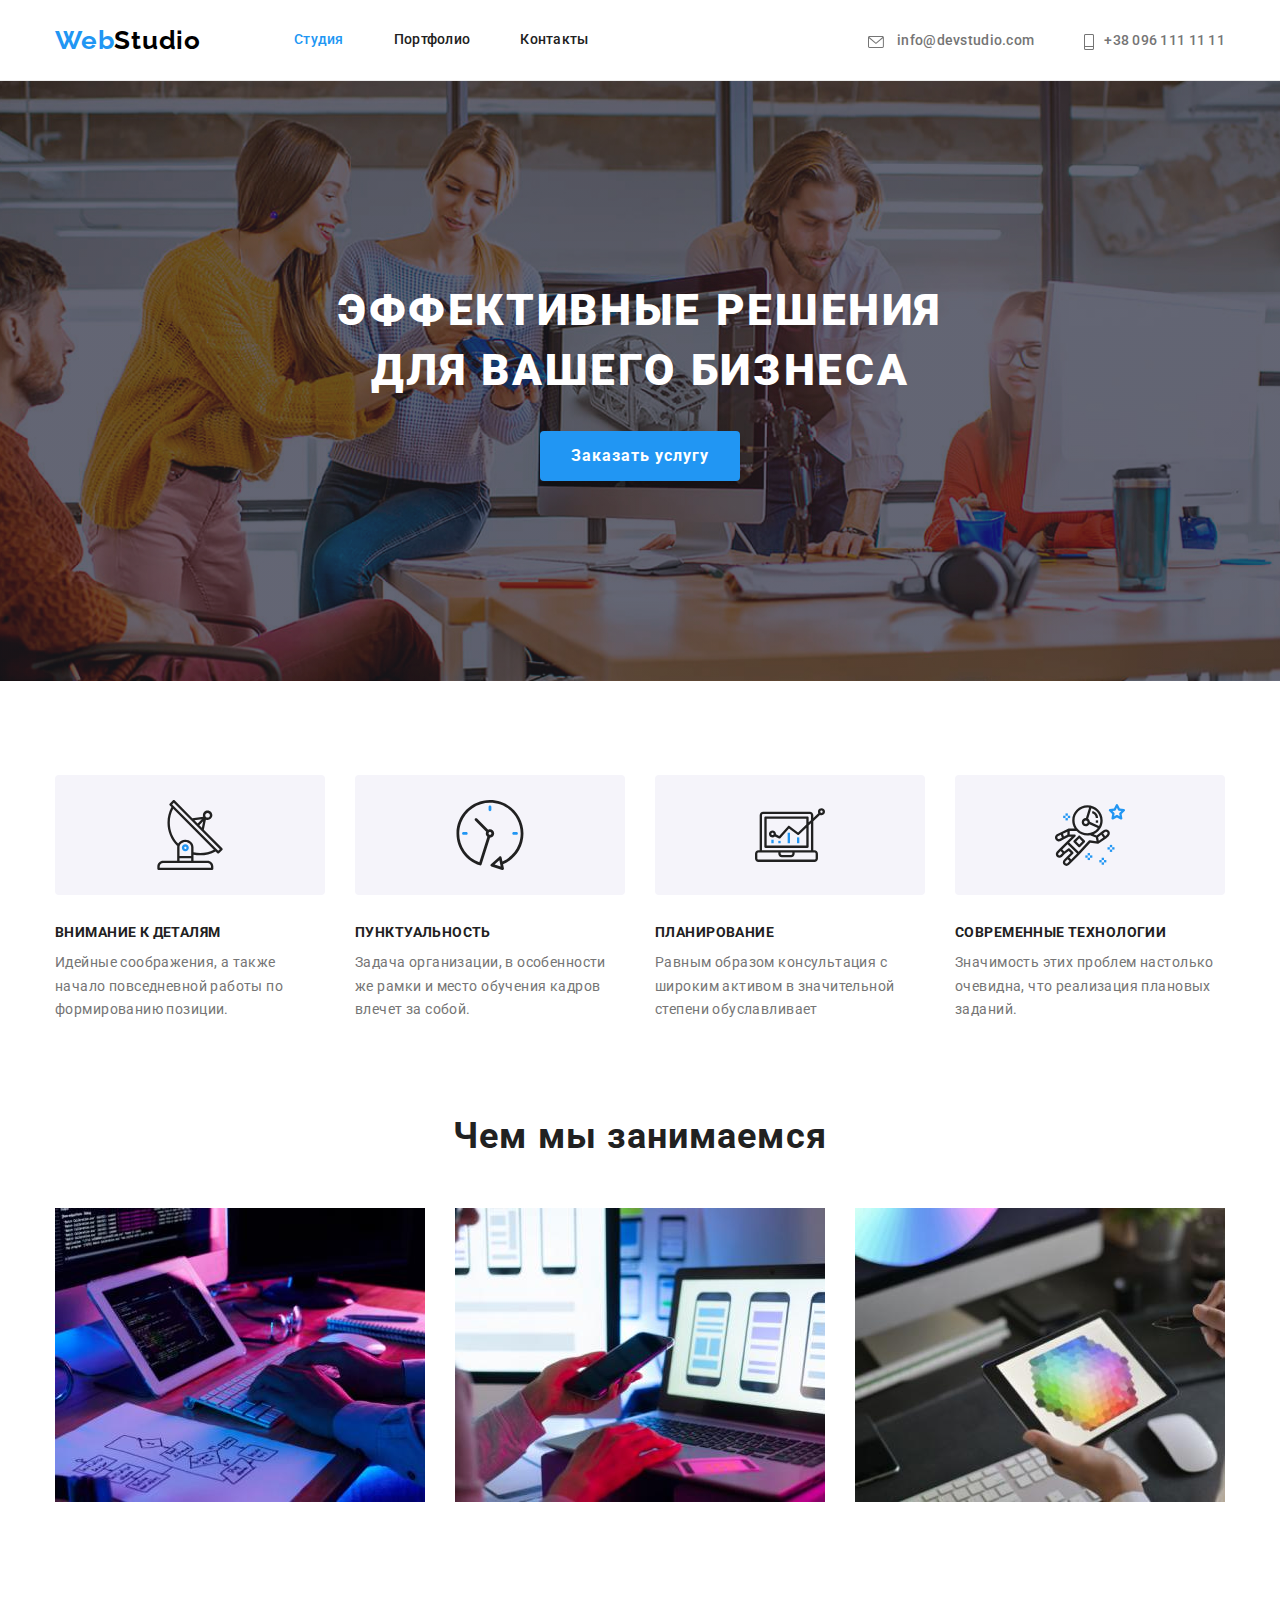
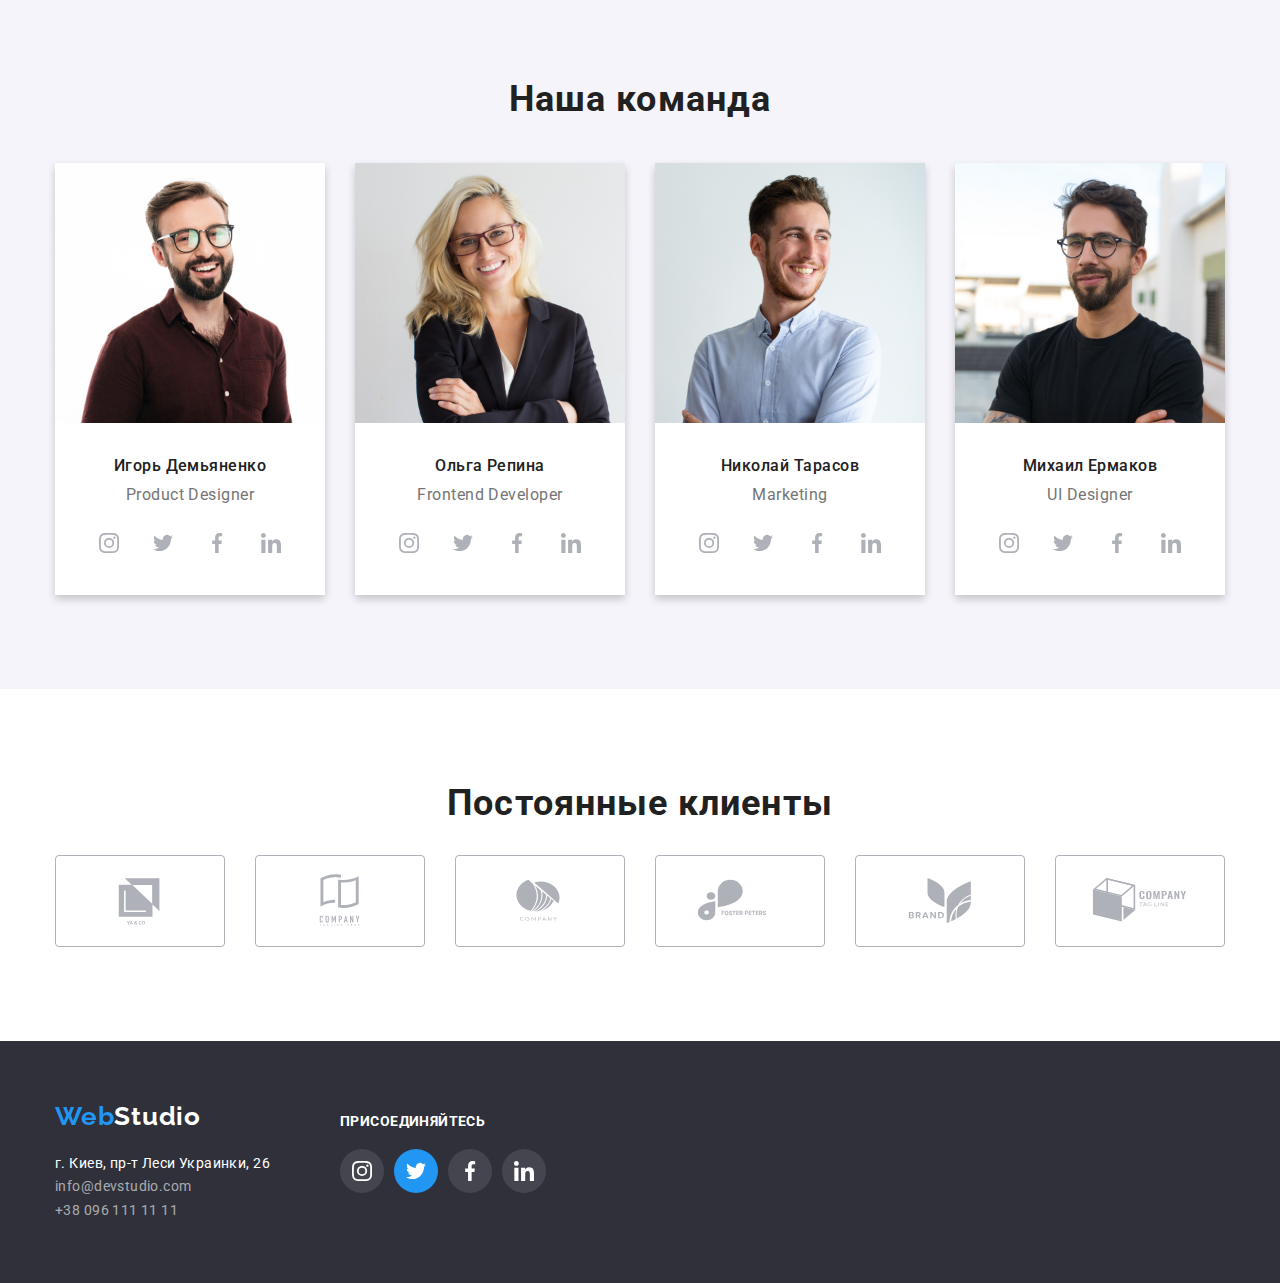
<file: index.html>
<!DOCTYPE html>
<html lang="en">

<head>
    <meta charset="UTF-8" />
    <meta http-equiv="X-UA-Compatible" content="IE=edge" />
    <meta name="viewport" content="width=device-width, initial-scale=1.0" />
    <title>WebStudio</title>
    <link rel="preconnect" href="https://fonts.googleapis.com">
    <link rel="preconnect" href="https://fonts.gstatic.com" crossorigin>
    <link
        href="https://fonts.googleapis.com/css2?family=Raleway:wght@700&family=Roboto:wght@400;500;700;900&display=swap"
        rel="stylesheet">
    <link rel="stylesheet" href="https://cdnjs.cloudflare.com/ajax/libs/modern-normalize/1.1.0/modern-normalize.min.css"
        integrity="sha512-wpPYUAdjBVSE4KJnH1VR1HeZfpl1ub8YT/NKx4PuQ5NmX2tKuGu6U/JRp5y+Y8XG2tV+wKQpNHVUX03MfMFn9Q=="
        crossorigin="anonymous" referrerpolicy="no-referrer" />
    <link rel="stylesheet" href="./css/style.css">
</head>

<body>
    <header class="header">
        <div class="container">
            <a href="./index.html" class="header-logo"> <span class="web">Web</span>Studio
            </a>
            <nav class="header-nav">
                <ul class="header-list-nav">
                    <li class="header-item"><a href="" class="header-link current">Студия</a></li>
                    <li class="header-item"><a href="./portfolio.html" class="header-link">Портфолио</a></li>
                    <li class="header-item"><a href="" class="header-link">Контакты</a></li>
                </ul>
            </nav>
            <div class="header-contact-list-connect">

                <ul class="header-contact-list">
                    <li class="header-contact-item">
                        <a href="mail:info@devstudio.com" class="header-mail">
                            <svg class="header-icon" width="16" height="12">
                                <use href="./img/icon.svg#icon-envelope-hover"></use>
                            </svg>
                            info@devstudio.com</a>
                    </li>
                    <li class="header-contact-item">
                        <a href="tel:+380961111111" class="header-tel">
                            <svg class="header-icon" width="10" height="16">
                                <use href="./img/icon.svg#icon-Vector"></use>
                            </svg>+38 096 111 11 11</a>
                    </li>
                </ul>
            </div>
        </div>
    </header>
    <main>
        <section class="hero">
            <div class="container">
                <div class="hero-content">
                    <h1 class="hero-header">Эффективные решения для вашего бизнеса</h1>
                    <button type="button" class="hero-button">Заказать услугу</button>
                </div>
            </div>
        </section>
        <!--Main-->
        <!--Peculiarities-->
        <section class="peculiarities">
            <div class="container">

                <h2 hidden>Особенности </h2>

                <ul class="peculiarities-list">
                    <li class="peculiarities-list-item">
                        <div class="peculiarities-icon-box">

                            <svg class="peculiarities-icon" width="70" height="70">
                                <use href="./img/icon.svg#icon-antenna"></use>
                            </svg>
                        </div>
                        <h3 class="peculiarities-item-header">Внимание к деталям</h3>
                        <p class="peculiarities-item-par">
                            Идейные соображения, а также начало повседневной работы по
                            формированию позиции.
                        </p>
                    </li>
                    <li class="peculiarities-list-item">
                        <div class="peculiarities-icon-box">
                            <svg class="peculiarities-icon" width="70" height="70">
                                <use href="./img/icon.svg#icon-clock"></use>
                            </svg>
                        </div>
                        <h3 class="peculiarities-item-header">Пунктуальность</h3>
                        <p class="peculiarities-item-par">
                            Задача организации, в особенности же рамки и место обучения кадров
                            влечет за собой.
                        </p>
                    </li>
                    <li class="peculiarities-list-item">
                        <div class="peculiarities-icon-box">
                            <svg class="peculiarities-icon" width="70" height="70">
                                <use href="./img/icon.svg#icon-diagram"></use>
                            </svg>
                        </div>
                        <h3 class="peculiarities-item-header">Планирование</h3>
                        <p class="peculiarities-item-par">
                            Равным образом консультация с широким активом в значительной степени
                            обуславливает
                        </p>
                    </li>
                    <li class="peculiarities-list-item">
                        <div class="peculiarities-icon-box">
                            <svg class="peculiarities-icon" width="70" height="70">
                                <use href="./img/icon.svg#icon-astronaut"></use>
                            </svg>
                        </div>
                        <h3 class="peculiarities-item-header">Современные технологии</h3>
                        <p class="peculiarities-item-par">
                            Значимость этих проблем настолько очевидна, что реализация плановых
                            заданий.
                        </p>
                    </li>
                </ul>
            </div>

        </section>
        <!--Employment-->
        <section class="employment">
            <div class="container">
                <h2 class="employment-header">Чем мы занимаемся</h2>
                <ul class="employment-list">
                    <li class="employment-item">
                        <img src="./img/box1.jpg" alt="picture" width="370" height="294" />
                    </li>
                    <li class="employment-item">
                        <img src="./img/box2.jpg" alt="picture" width="370" height="294" />
                    </li>
                    <li class="employment-item">
                        <img src="./img/box3.jpg" alt="picture" width="370" height="294" />
                    </li>
                </ul>
            </div>

        </section>
        <!--Team-->
        <section class="team">
            <div class="container">

                <h2 class="team-header">Наша команда</h2>
                <ul class="team-list">
                    <li class="team-member">
                        <div class="card">
                            <img src="./img/team.jpg" alt="" width="270" height="260">
                            <div class="team-container-card">
                                <h3 class="team-member-name">Игорь Демьяненко</h3>
                                <p class="team-member-job">Product Designer</p>
                                <ul class="member-soc list">
                                    <li class="member-soc-item"><a href="" class="member-soc-link link">
                                            <svg class="member-soc-icon" width="20" height="20">
                                                <use href="./img/icon.svg#icon-instagram"></use>
                                            </svg>
                                        </a></li>
                                    <li class="member-soc-item"><a href="" class="member-soc-link link">
                                            <svg class="member-soc-icon" width="20" height="20">
                                                <use href="./img/icon.svg#icon-twitter"></use>
                                            </svg>
                                        </a></li>
                                    <li class="member-soc-item"><a href="" class="member-soc-link link">
                                            <svg class="member-soc-icon" width="20" height="20">
                                                <use href="./img/icon.svg#icon-facebook"></use>
                                            </svg>
                                        </a></li>
                                    <li class="member-soc-item"><a href="" class="member-soc-link link">
                                            <svg class="member-soc-icon" width="20" height="20">
                                                <use href="./img/icon.svg#icon-linkedin"></use>
                                            </svg>
                                        </a></li>
                                </ul>
                            </div>
                        </div>
                    </li>
                    <li class="team-member">
                        <div class="card">
                            <img src="./img/team(1).jpg" alt="Olga Repina" width="270" height="260">
                            <div class="team-container-card">
                                <h3 class="team-member-name">Ольга Репина
                                </h3>
                                <p class="team-member-job">Frontend Developer</p>
                                <ul class="member-soc list">
                                    <li class="member-soc-item"><a href="" class="member-soc-link link">
                                            <svg class="member-soc-icon" width="20" height="20">
                                                <use href="./img/icon.svg#icon-instagram"></use>
                                            </svg>
                                        </a></li>
                                    <li class="member-soc-item"><a href="" class="member-soc-link link">
                                            <svg class="member-soc-icon" width="20" height="20">
                                                <use href="./img/icon.svg#icon-twitter"></use>
                                            </svg>
                                        </a></li>
                                    <li class="member-soc-item"><a href="" class="member-soc-link link">
                                            <svg class="member-soc-icon" width="20" height="20">
                                                <use href="./img/icon.svg#icon-facebook"></use>
                                            </svg>
                                        </a></li>
                                    <li class="member-soc-item"><a href="" class="member-soc-link link">
                                            <svg class="member-soc-icon" width="20" height="20">
                                                <use href="./img/icon.svg#icon-linkedin"></use>
                                            </svg>
                                        </a></li>
                                </ul>
                            </div>
                        </div>
                    </li>
                    <li class="team-member">
                        <div class="card">
                            <img src="./img/team(2).jpg" alt="Nikolay Tarasov" width="270" height="260">

                            <div class="team-container-card">
                                <h3 class="team-member-name">Николай Тарасов
                                </h3>
                                <p class="team-member-job">Marketing</p>
                                <ul class="member-soc list">
                                    <li class="member-soc-item"><a href="" class="member-soc-link link">
                                            <svg class="member-soc-icon" width="20" height="20">
                                                <use href="./img/icon.svg#icon-instagram"></use>
                                            </svg>
                                        </a></li>
                                    <li class="member-soc-item"><a href="" class="member-soc-link link">
                                            <svg class="member-soc-icon" width="20" height="20">
                                                <use href="./img/icon.svg#icon-twitter"></use>
                                            </svg>
                                        </a></li>
                                    <li class="member-soc-item"><a href="" class="member-soc-link link">
                                            <svg class="member-soc-icon" width="20" height="20">
                                                <use href="./img/icon.svg#icon-facebook"></use>
                                            </svg>
                                        </a></li>
                                    <li class="member-soc-item"><a href="" class="member-soc-link link">
                                            <svg class="member-soc-icon" width="20" height="20">
                                                <use href="./img/icon.svg#icon-linkedin"></use>
                                            </svg>
                                        </a></li>
                                </ul>
                            </div>
                        </div>
                    </li>
                    <li class="team-member">
                        <div class="card">
                            <img src="./img/team(3).jpg" alt="Mykhail Ermakov" width="270" height="260">

                            <div class="team-container-card">
                                <h3 class="team-member-name">Михаил Ермаков
                                </h3>
                                <p class="team-member-job">UI Designer</p>
                                <ul class="member-soc list">
                                    <li class="member-soc-item"><a href="" class="member-soc-link link">
                                            <svg class="member-soc-icon" width="20" height="20">
                                                <use href="./img/icon.svg#icon-instagram"></use>
                                            </svg>
                                        </a></li>
                                    <li class="member-soc-item"><a href="" class="member-soc-link link">
                                            <svg class="member-soc-icon" width="20" height="20">
                                                <use href="./img/icon.svg#icon-twitter"></use>
                                            </svg>
                                        </a></li>
                                    <li class="member-soc-item"><a href="" class="member-soc-link link">
                                            <svg class="member-soc-icon" width="20" height="20">
                                                <use href="./img/icon.svg#icon-facebook"></use>
                                            </svg>
                                        </a></li>
                                    <li class="member-soc-item"><a href="" class="member-soc-link link">
                                            <svg class="member-soc-icon" width="20" height="20">
                                                <use href="./img/icon.svg#icon-linkedin"></use>
                                            </svg>
                                        </a></li>
                                </ul>
                            </div>
                        </div>
                    </li>
                </ul>
            </div>
        </section>

        <!-- Customers -->

        <section class="customers">
            <div class="container">
                <h2 class="customers-header">Постоянные клиенты</h2>
                <ul class="customers-item">
                    <li class="customers-item-list">
                        <a href="" class="customers-logo">

                            <svg class="customers-icon" width="106" height="60">
                                <use href="./img/icon.svg#icon-Logo"></use>
                            </svg>
                        </a>
                    </li>
                    <li class="customers-item-list">
                        <a href="" class="customers-logo">

                            <svg class="customers-icon" width="106" height="60">
                                <use href="./img/icon.svg#icon-Logo-1"></use>
                            </svg>
                        </a>
                    </li>
                    <li class="customers-item-list">
                        <a href="" class="customers-logo">

                            <svg class="customers-icon" width="106" height="60">
                                <use href="./img/icon.svg#icon-Logo-2"></use>
                            </svg>
                        </a>
                    </li>
                    <li class="customers-item-list">
                        <a href="" class="customers-logo">

                            <svg class="customers-icon" width="106" height="60">
                                <use href="./img/icon.svg#icon-Logo-3"></use>
                            </svg>
                        </a>
                    </li>
                    <li class="customers-item-list">
                        <a href="" class="customers-logo">

                            <svg class="customers-icon" width="106" height="60">
                                <use href="./img/icon.svg#icon-Logo-4"></use>
                            </svg>
                        </a>
                    </li>
                    <li class="customers-item-list">
                        <a href="" class="customers-logo">

                            <svg class="customers-icon" width="106" height="60">
                                <use href="./img/icon.svg#icon-Logo-5"></use>
                            </svg>
                        </a>
                    </li>
                </ul>
            </div>

        </section>
    </main>
    <footer class="footer">

        <div class="container footer-wrap">
            <div class="footer-contacts">
                <a href="./index.html" class="footer-logo"><span class="web">Web</span>Studio
                </a>
                <address class="address">
                    <ul class="footer-list">
                        <li class="footer-list-item">
                            г. Киев, пр-т Леси Украинки, 26
                        </li>
                        <li class="footer-list-item">
                            <a href="mail:info@devstudio.com" class="footer-mail">info@devstudio.com</a>
                        </li>
                        <li class="footer-list-item">
                            <a href="tel:+380961111111" class="footer-tel">+38 096 111 11 11</a>
                        </li>
                    </ul>
                </address>
            </div>

            <div class="footer-soc">
                <h3 class="footer-soc-title">присоединяйтесь</h3>
                <ul class="footer-soc-list list">
                    <li class="footer-soc-list-item">
                        <a href="" class="footer-soc-list-link">
                            <svg class="footer-soc-logo" width="20" height="20">
                                <use href="./img/icon.svg#icon-instagram"></use>
                            </svg>
                        </a>
                    </li>
                    <li class="footer-soc-list-item">
                        <a href="" class="footer-soc-list-link current-icon">
                            <svg class="footer-soc-logo" width="20" height="20">
                                <use href="./img/icon.svg#icon-twitter"></use>
                            </svg>
                        </a>
                    </li>
                    <li class="footer-soc-list-item">
                        <a href="" class="footer-soc-list-link">
                            <svg class="footer-soc-logo" width="20" height="20">
                                <use href="./img/icon.svg#icon-facebook"></use>
                            </svg>
                        </a>
                    </li>
                    <li class="footer-soc-list-item">
                        <a href="" class="footer-soc-list-link">
                            <svg class="footer-soc-logo" width="20" height="20">
                                <use href="./img/icon.svg#icon-linkedin"></use>
                            </svg>
                        </a>
                    </li>
                </ul>
            </div>
        </div>
    </footer>
</body>

</html>
</file>
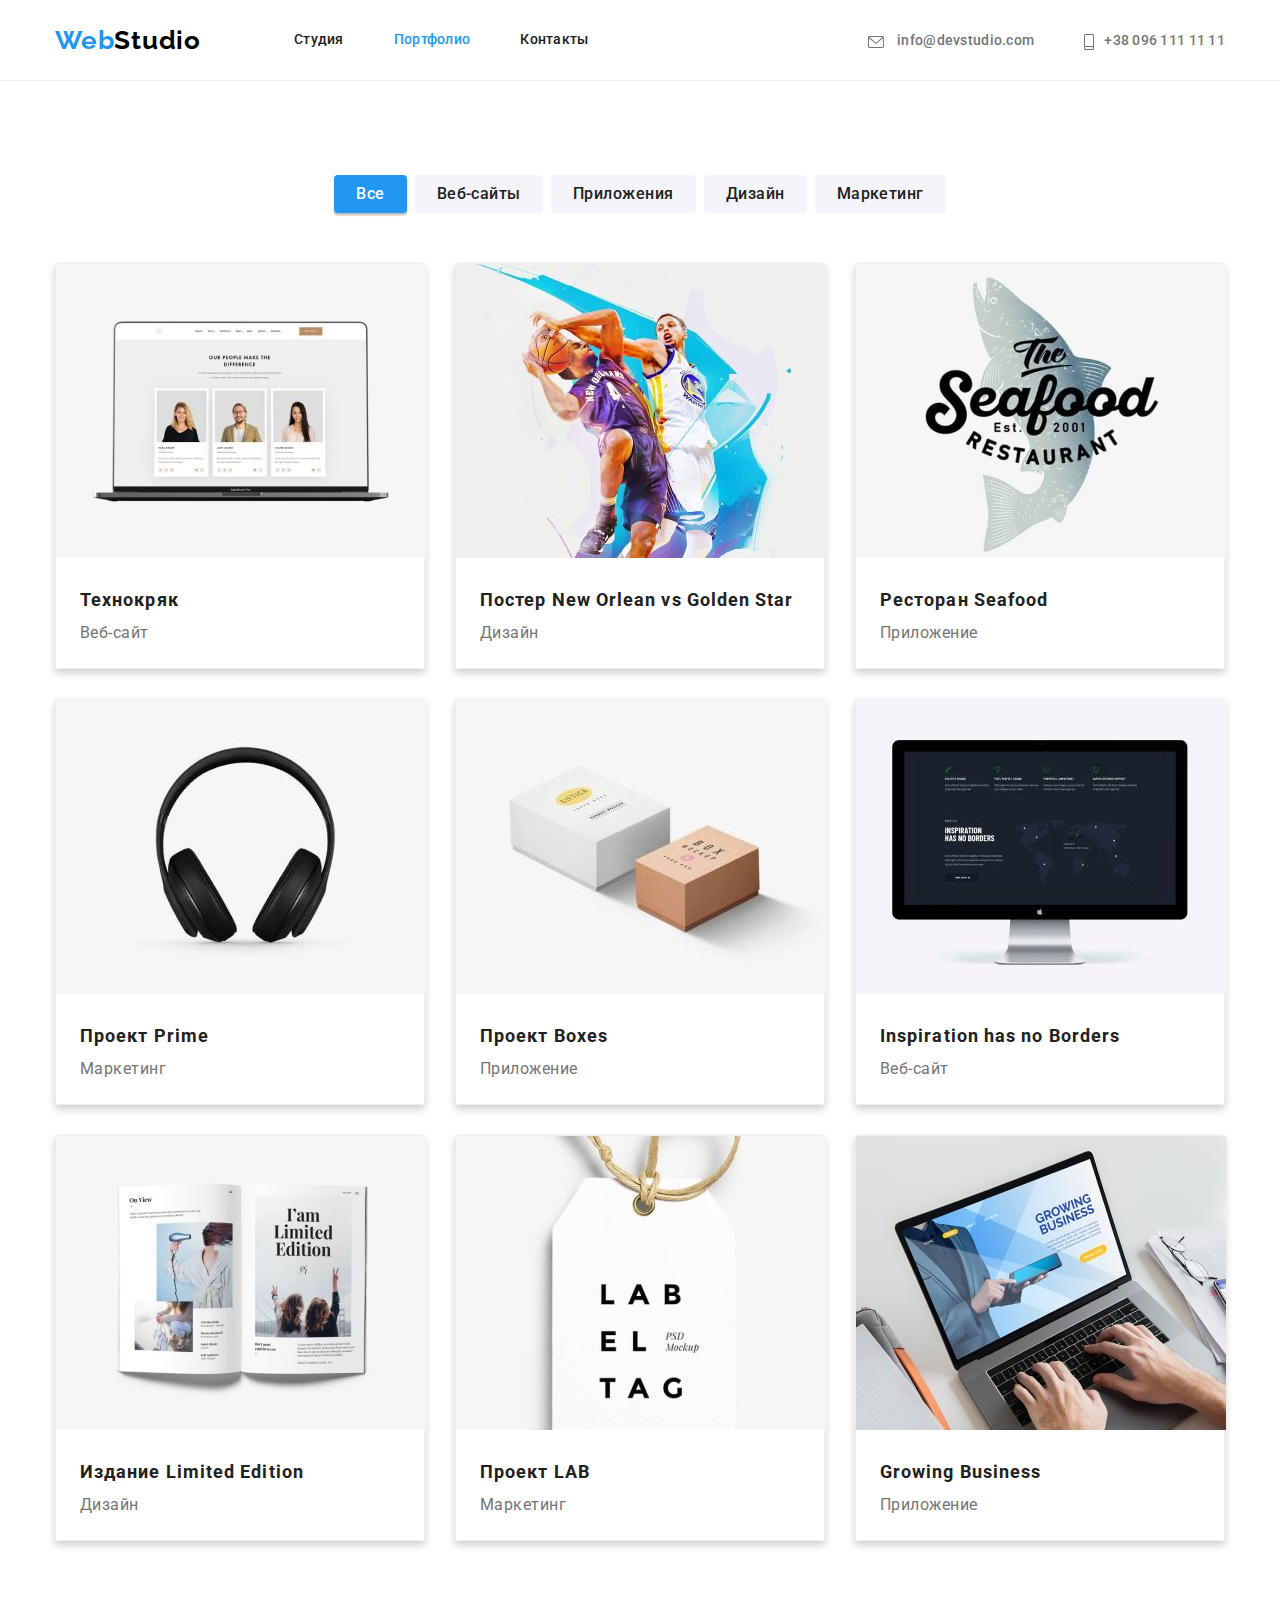
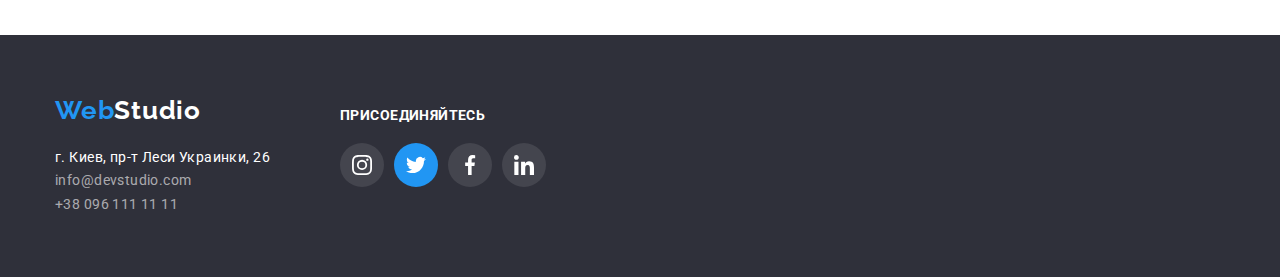
<file: portfolio.html>
<!DOCTYPE html>
<html lang="en">

<head>
    <meta charset="UTF-8" />
    <meta http-equiv="X-UA-Compatible" content="IE=edge" />
    <meta name="viewport" content="width=device-width, initial-scale=1.0" />
    <title>Portfolio</title>
    <link rel="preconnect" href="https://fonts.googleapis.com">
    <link rel="preconnect" href="https://fonts.gstatic.com" crossorigin>
    <link
        href="https://fonts.googleapis.com/css2?family=Raleway:wght@700&family=Roboto:wght@400;500;700;900&display=swap"
        rel="stylesheet">
    <link rel="stylesheet" href="./css/style.css">
</head>

<body>
    <header class="header">
        <div class="container">
            <a href="./index.html" class="header-logo"> <span class="web">Web</span>Studio
            </a>
            <nav class="header-nav">
                <ul class="header-list-nav">
                    <li class="header-item"><a href="./index.html" class="header-link">Студия</a></li>
                    <li class="header-item"><a href="./portfolio.html" class="header-link current">Портфолио</a></li>
                    <li class="header-item"><a href="" class="header-link">Контакты</a></li>
                </ul>
            </nav>
            <div class="header-contact-list-connect">

                <ul class="header-contact-list">
                    <li class="header-contact-item">
                        <a href="mail:info@devstudio.com" class="header-mail">
                            <svg class="header-icon" width="16" height="12">
                                <use href="./img/icon.svg#icon-envelope-hover"></use>
                            </svg>
                            info@devstudio.com</a>
                    </li>
                    <li class="header-contact-item">
                        <a href="tel:+380961111111" class="header-tel">
                            <svg class="header-icon" width="10" height="16">
                                <use href="./img/icon.svg#icon-Vector"></use>
                            </svg>+38 096 111 11 11</a>
                    </li>
                </ul>
            </div>
        </div>
    </header>
    <main>

        <section class="all-pages">
            <div class="container">

                <h1 hidden>pages</h1>
                <ul class="all-pages-list">
                    <li class="all-pages-list-item"><button type="button" class="pages-btn current">Все</button>
                    </li>
                    <li class="all-pages-list-item"><button type="button" class="pages-btn">Веб-сайты</button> </li>
                    <li class="all-pages-list-item"><button type="button" class="pages-btn">Приложения</button> </li>
                    <li class="all-pages-list-item"><button type="button" class="pages-btn">Дизайн</button> </li>
                    <li class="all-pages-list-item"><button type="button" class="pages-btn">Маркетинг</button> </li>
                </ul>
                <ul class="all">
                    <li class="all-item">
                        <div class="card-all">
                            <img src="./img/img.jpg" alt="" width="370">
                            <div class="container-card">
                                <h2 class="container-header">Технокряк</h2>
                                <p class="container-text">Веб-сайт</p>
                            </div>
                        </div>
                    </li>
                    <li class="all-item">
                        <div class="card-all">
                            <img src="./img/img(1).jpg" alt="picture" width="370">
                            <div class="container-card">
                                <h2 class="container-header">Постер New Orlean vs Golden Star</h2>
                                <p class="container-text">Дизайн</p>
                            </div>
                        </div>
                    </li>
                    <li class="all-item">
                        <div class="card-all">
                            <img src="./img/img(2).jpg" alt="picture" width="370">
                            <div class="container-card">
                                <h2 class="container-header">Ресторан Seafood</h2>
                                <p class="container-text">Приложение</p>
                            </div>
                        </div>
                    </li>
                    <li class="all-item">
                        <div class="card-all">
                            <img src="./img/img(3).jpg" alt="picture" width="370">
                            <div class="container-card">
                                <h2 class="container-header">Проект Prime</h2>
                                <p class="container-text">Маркетинг</p>
                            </div>
                        </div>
                    </li>
                    <li class="all-item">
                        <div class="card-all">
                            <img src="./img/img(4).jpg" alt="picture" width="370">
                            <div class="container-card">
                                <h2 class="container-header">Проект Boxes</h2>
                                <p class="container-text">Приложение</p>
                            </div>
                        </div>
                    </li>
                    <li class="all-item">
                        <div class="card-all">
                            <img src="./img/img(5).jpg" alt="picture" width="370">
                            <div class="container-card">
                                <h2 class="container-header">Inspiration has no Borders</h2>
                                <p class="container-text">Веб-сайт</p>
                            </div>
                        </div>
                    </li>
                    <li class="all-item">
                        <div class="card-all">
                            <img src="./img/img(6).jpg" alt="picture" width="370">
                            <div class="container-card">
                                <h2 class="container-header">Издание Limited Edition</h2>
                                <p class="container-text">Дизайн</p>
                            </div>
                        </div>
                    </li>
                    <li class="all-item">
                        <div class="card-all">
                            <img src="./img/img(7).jpg" alt="picture" width="370">
                            <div class="container-card">
                                <h2 class="container-header">Проект LAB</h2>
                                <p class="container-text">Маркетинг</p>
                            </div>
                        </div>
                    </li>
                    <li class="all-item">
                        <div class="card-all">
                            <img src="./img/img(8).jpg" alt="picture">
                            <div class="container-card">
                                <h2 class="container-header">Growing Business</h2>
                                <p class="container-text">Приложение</p>
                            </div>
                        </div>
                    </li>
                </ul>
            </div>
        </section>
    </main>

    <footer class="footer">

        <div class="container footer-wrap">
            <div class="footer-contacts">
                <a href="./index.html" class="footer-logo"><span class="web">Web</span>Studio
                </a>
                <address class="address">
                    <ul class="footer-list">
                        <li class="footer-list-item">
                            г. Киев, пр-т Леси Украинки, 26
                        </li>
                        <li class="footer-list-item">
                            <a href="mail:info@devstudio.com" class="footer-mail">info@devstudio.com</a>
                        </li>
                        <li class="footer-list-item">
                            <a href="tel:+380961111111" class="footer-tel">+38 096 111 11 11</a>
                        </li>
                    </ul>
                </address>
            </div>

            <div class="footer-soc">
                <h3 class="footer-soc-title">присоединяйтесь</h3>
                <ul class="footer-soc-list list">
                    <li class="footer-soc-list-item">
                        <a href="" class="footer-soc-list-link">
                            <svg class="footer-soc-logo" width="20" height="20">
                                <use href="./img/icon.svg#icon-instagram"></use>
                            </svg>
                        </a>
                    </li>
                    <li class="footer-soc-list-item">
                        <a href="" class="footer-soc-list-link current-icon">
                            <svg class="footer-soc-logo" width="20" height="20">
                                <use href="./img/icon.svg#icon-twitter"></use>
                            </svg>
                        </a>
                    </li>
                    <li class="footer-soc-list-item">
                        <a href="" class="footer-soc-list-link">
                            <svg class="footer-soc-logo" width="20" height="20">
                                <use href="./img/icon.svg#icon-facebook"></use>
                            </svg>
                        </a>
                    </li>
                    <li class="footer-soc-list-item">
                        <a href="" class="footer-soc-list-link">
                            <svg class="footer-soc-logo" width="20" height="20">
                                <use href="./img/icon.svg#icon-linkedin"></use>
                            </svg>
                        </a>
                    </li>
                </ul>
            </div>
        </div>
    </footer>
</body>
</file>
<file: css/style.css>
:root {
  --accent-color: #2196f3;
  --first-text-color: #212121;
  --second-text-color: #757575;
}

* {
  box-sizing: border-box;
}

p,
h1,
h2,
h3,
h4,
h5,
h6 {
  margin: 0;
}

ul,
ol {
  margin: 0;
  padding-left: 0;
}

a {
  color: currentColor;
}

address {
  font-style: normal;
}

body {
  font-family: "Roboto", sans-serif;
  margin: 0;
}

.container {
  width: 100%;
  max-width: 1200px;
  margin-left: auto;
  margin-right: auto;
  padding-left: 15px;
  padding-right: 15px;
}

/* header */
.header {
  background: #ffffff;
  border-bottom: 1px solid #ececec;
}

.header-logo {
  font-family: "Raleway", sans-serif;
  font-style: normal;
  font-weight: 700;
  font-size: 26px;
  line-height: 1.19;
  letter-spacing: 0.03em;
  color: #000000;
  text-decoration: none;
  margin-right: 93px;
}

.web {
  font-family: "Raleway", sans-serif;
  font-style: normal;
  font-weight: 700;
  font-size: 26px;
  line-height: 1.19;
  letter-spacing: 0.03em;
  color: var(--accent-color);
  text-decoration: none;
}

.header-list-nav {
  text-decoration: none;
  list-style: none;
  display: flex;
}

.header-contact-list-connect {
  margin-left: auto;
}

.header > .container {
  display: flex;
  align-items: center;
}

.header-item:not(:last-child) {
  margin-right: 50px;
}

.header-link {
  font-style: normal;
  font-weight: 500;
  font-size: 14px;
  line-height: 1.14;
  letter-spacing: 0.02em;
  text-decoration: none;
  padding: 32px 0;
  display: block;
  color: var(--first-text-color);
}

.header-icon {
  margin-right: 10px;
  fill: currentColor;
  vertical-align: middle;
}

.header-link:hover {
  color: var(--accent-color);
}
.current {
  color: var(--accent-color);
}

.header-contact-list {
  display: flex;
}

.header-contact-item:not(:last-child) {
  margin-right: 50px;
}

.header-contact-list,
.header-contact-item {
  text-decoration: none;
  list-style: none;
}

.header-mail,
.header-tel {
  font-style: normal;
  font-weight: 500;
  font-size: 14px;
  line-height: 1.14;
  letter-spacing: 0.02em;
  color: var(--second-text-color);
  text-decoration: none;
}

.header-mail:hover,
.header-tel:hover,
.header-mail:focus,
.header-tel:focus {
  color: var(--accent-color);
}
/* solutions */

.hero {
  padding: 200px 0;
  background: #2f303a;
  background-image: linear-gradient(
      rgba(47, 48, 58, 0.4),
      rgba(47, 48, 58, 0.4)
    ),
    url(../img/hero.bg.jpg);
  background-repeat: no-repeat;
  background-position: center;
  background-size: cover;
}

.hero-content {
  text-align: center;
}

.hero-header {
  max-width: 696px;
  font-style: normal;
  font-weight: 900;
  font-size: 44px;
  line-height: 1.36;
  text-align: center;
  letter-spacing: 0.06em;
  text-transform: uppercase;
  color: #ffffff;
  margin: 0 auto;
}

.hero-button {
  background: var(--accent-color);
  box-shadow: 0px 4px 4px rgba(0, 0, 0, 0.15);
  border-radius: 4px;
  font-family: inherit;
  font-style: normal;
  font-weight: 700;
  font-size: 16px;
  line-height: 1.87;
  display: flex;
  align-items: center;
  text-align: center;
  letter-spacing: 0.06em;
  color: #ffffff;
  border-style: none;
  display: block;
  margin: 30px auto 0;
  min-width: 200px;
  height: 50px;
}

.hero-button:hover {
  background: #188ce8;
}

/*-------main-------*/
/* peculiarities */

.peculiarities {
  padding-top: 94px;
}

.peculiarities-list {
  list-style-type: none;
  padding-bottom: 0;
  display: flex;
  column-gap: 30px;
  justify-content: center;
  margin: auto 0;
}

.peculiarities-list-item {
  max-width: 270px;
}

.peculiarities-icon-box {
  background: #f5f4fa;
  height: 120px;
  display: flex;
  width: 270px;
  border-radius: 4px;
  margin-bottom: 30px;
  align-items: center;
  justify-content: center;
}

.peculiarities-item-header {
  font-style: normal;
  font-weight: 700;
  font-size: 14px;
  line-height: 1.14;
  letter-spacing: 0.03em;
  text-transform: uppercase;
  color: var(--first-text-color);
  margin-bottom: 10px;
}

.peculiarities-item-par {
  font-style: normal;
  font-weight: 400;
  font-size: 14px;
  line-height: 1.71;
  letter-spacing: 0.03em;
  color: var(--second-text-color);
}

/* employment */
.employment {
  padding-top: 94px;
  padding-bottom: 94px;
}

.employment-header {
  font-style: normal;
  font-weight: 700;
  font-size: 36px;
  line-height: 1.16;
  text-align: center;
  letter-spacing: 0.03em;
  color: var(--first-text-color);
  margin-bottom: 50px;
}

.employment-list {
  list-style: none;
  display: flex;
  column-gap: 30px;
  justify-content: center;
}

.employment-item {
  width: calc((100%-60px) / 3);
}
/* team */

.team {
  background: #f5f4fa;
  padding-top: 79px;
  padding-bottom: 94px;
}

.team-header {
  font-style: normal;
  font-weight: 700;
  font-size: 36px;
  line-height: 1.16;
  text-align: center;
  letter-spacing: 0.03em;
  color: var(--first-text-color);
  margin-bottom: 42.21px;
}

.team-list {
  list-style: none;
  display: flex;
  column-gap: 30px;
  justify-content: center;
}

.team-member {
  width: calc((100%-60px) / 3);
}

.member-soc {
  display: flex;
  justify-content: center;
  gap: 10px;
}

.member-soc {
  list-style: none;
}

.member-soc-link {
  width: 44px;
  height: 44px;
  border-radius: 50%;
  display: flex;
  align-items: center;
  justify-content: center;
}

.member-soc-icon {
  fill: #afb1b8;
}

.member-soc-link:hover {
  background-color: #2196f3;
}

.member-soc-link:hover .member-soc-icon {
  fill: #ffffff;
}

.team-member-name {
  font-style: normal;
  font-weight: 500;
  font-size: 16px;
  line-height: 1.18;
  text-align: center;
  letter-spacing: 0.03em;
  color: var(--first-text-color);
}

.team-member-job {
  font-style: normal;
  font-weight: 400;
  font-size: 16px;
  line-height: 1.18;
  text-align: center;
  letter-spacing: 0.03em;
  color: var(--second-text-color);
  margin: 10px 0 16px;
}

.card {
  box-shadow: 0 4px 8px 0 rgba(0, 0, 0, 0.2);
  transition: 0.3s;
  width: 270px;
  background-color: #ffffff;
}

.card:hover {
  box-shadow: 0 8px 16px 0 rgba(0, 0, 0, 0.2);
}

.team-container-card {
  padding: 30px;
}

/* Customers */
.customers {
  padding-top: 94px;
  padding-bottom: 94px;
}

.customers-item {
  list-style-type: none;
  display: flex;
  column-gap: 30px;
  justify-content: center;
  align-items: center;
  margin: auto 0;
}

.customers-logo {
  display: flex;
  border: 1px solid #afb1b8;
  border-radius: 4px;
  width: 170px;
  height: 92px;
  color: #afb1b8;
  align-items: center;
  justify-content: center;
}
.customers-header {
  font-style: normal;
  font-weight: 700;
  font-size: 36px;
  line-height: 1.16;
  text-align: center;
  letter-spacing: 0.03em;
  margin-bottom: 30px;
  color: var(--first-text-color);
}

.customers-icon {
  fill: currentColor;
}

.customers-logo:hover,
.customers-logo:focus {
  color: var(--accent-color);
  border-color: var(--accent-color);
}

/* footer */

.footer {
  background: #2f303a;
  padding: 60px 0;
  align-items: baseline;
}

.footer-logo {
  font-family: "Raleway", sans-serif;
  font-style: normal;
  font-weight: 700;
  font-size: 26px;
  line-height: 1.19;
  letter-spacing: 0.03em;
  color: #ffffff;
  text-decoration: none;
}

.footer-contacts {
  max-width: 231px;
  margin-right: 0;
}

.footer-list {
  list-style: none;
  margin-top: 20px;
}

.footer-list-item {
  font-style: normal;
  font-weight: 400;
  font-size: 14px;
  line-height: 1.71;
  letter-spacing: 0.03em;
  color: #ffffff;
}

.footer-mail,
.footer-tel {
  font-style: normal;
  font-weight: 400;
  font-size: 14px;
  line-height: 1.71;
  letter-spacing: 0.03em;
  color: rgba(255, 255, 255, 0.6);
  text-decoration: none;
}

.footer-soc-title {
  font-style: normal;
  font-weight: 700;
  font-size: 14px;
  line-height: 16px;
  letter-spacing: 0.03em;
  text-transform: uppercase;
  color: #ffffff;
  margin-bottom: 20px;
}

.footer-soc {
  display: inline-block;
  margin-left: 70px;
  padding-top: 12px;
}

.footer-soc-list-link {
  width: 44px;
  height: 44px;
  border-radius: 50%;
  display: flex;
  align-items: center;
  justify-content: center;
  background: rgba(255, 255, 255, 0.1);
  fill: #ffffff;
}

.current-icon {
  background: #2196f3;
}

.footer-soc-logo {
  fill: #afb1b8;
}

.footer-soc-list {
  display: flex;
  list-style: none;
  gap: 10px;
  justify-content: center;
  align-items: center;
}

.footer-soc-list-link:hover {
  background-color: #2196f3;
}

.footer-soc-list-link .footer-soc-logo {
  fill: #ffffff;
}

.footer-wrap {
  display: flex;
}

/* PORTFOLIO */

.all-pages {
  background: white;
  padding-top: 94px;
  padding-bottom: 94px;
}

.all-pages-list {
  list-style: none;
  display: flex;
  justify-content: center;
  column-gap: 8px;
  margin-bottom: 50px;
}

.pages-btn {
  background: #f5f4fa;
  border-radius: 4px;
  font-family: inherit;
  font-weight: 500;
  font-size: 16px;
  line-height: 1.62;
  text-align: center;
  letter-spacing: 0.03em;
  border: none;
  padding: 6px 22px;
  color: var(--first-text-color);
}

.pages-btn:hover,
.pages-btn:focus,.pages-btn.current {
  font-weight: 500;
  font-size: 16px;
  line-height: 1.62;
  text-align: center;
  letter-spacing: 0.03em;
  color: #ffffff;
  box-shadow: 0px 3px 1px rgba(0, 0, 0, 0.1), 0px 1px 2px rgba(0, 0, 0, 0.08),
    0px 2px 2px rgba(0, 0, 0, 0.12);
  border-radius: 4px;
  background: var(--accent-color);
}






/* cards */

.all {
  display: flex;
  gap: 30px;
  flex-wrap: wrap;
  justify-content: center;
}

.all,
.all-item {
  list-style: none;
}

.card-all {
  background: #ffffff;
  border: 1px solid #eeeeee;
  box-shadow: 0 4px 8px 0 rgba(0, 0, 0, 0.2);
  transition: 0.3s;
  width: 370px;
}

.card-all:hover {
  box-shadow: 0 8px 16px 0 rgba(0, 0, 0, 0.2);
}

.container-card {
  padding: 20px 24px;
}

.container-header {
  font-style: normal;
  font-weight: 700;
  font-size: 18px;
  line-height: 2;
  letter-spacing: 0.06em;
  color: var(--first-text-color);
}

.container-text {
  font-style: normal;
  font-weight: 400;
  font-size: 16px;
  line-height: 1.87;
  letter-spacing: 0.03em;
  color: var(--second-text-color);
}
</file>
